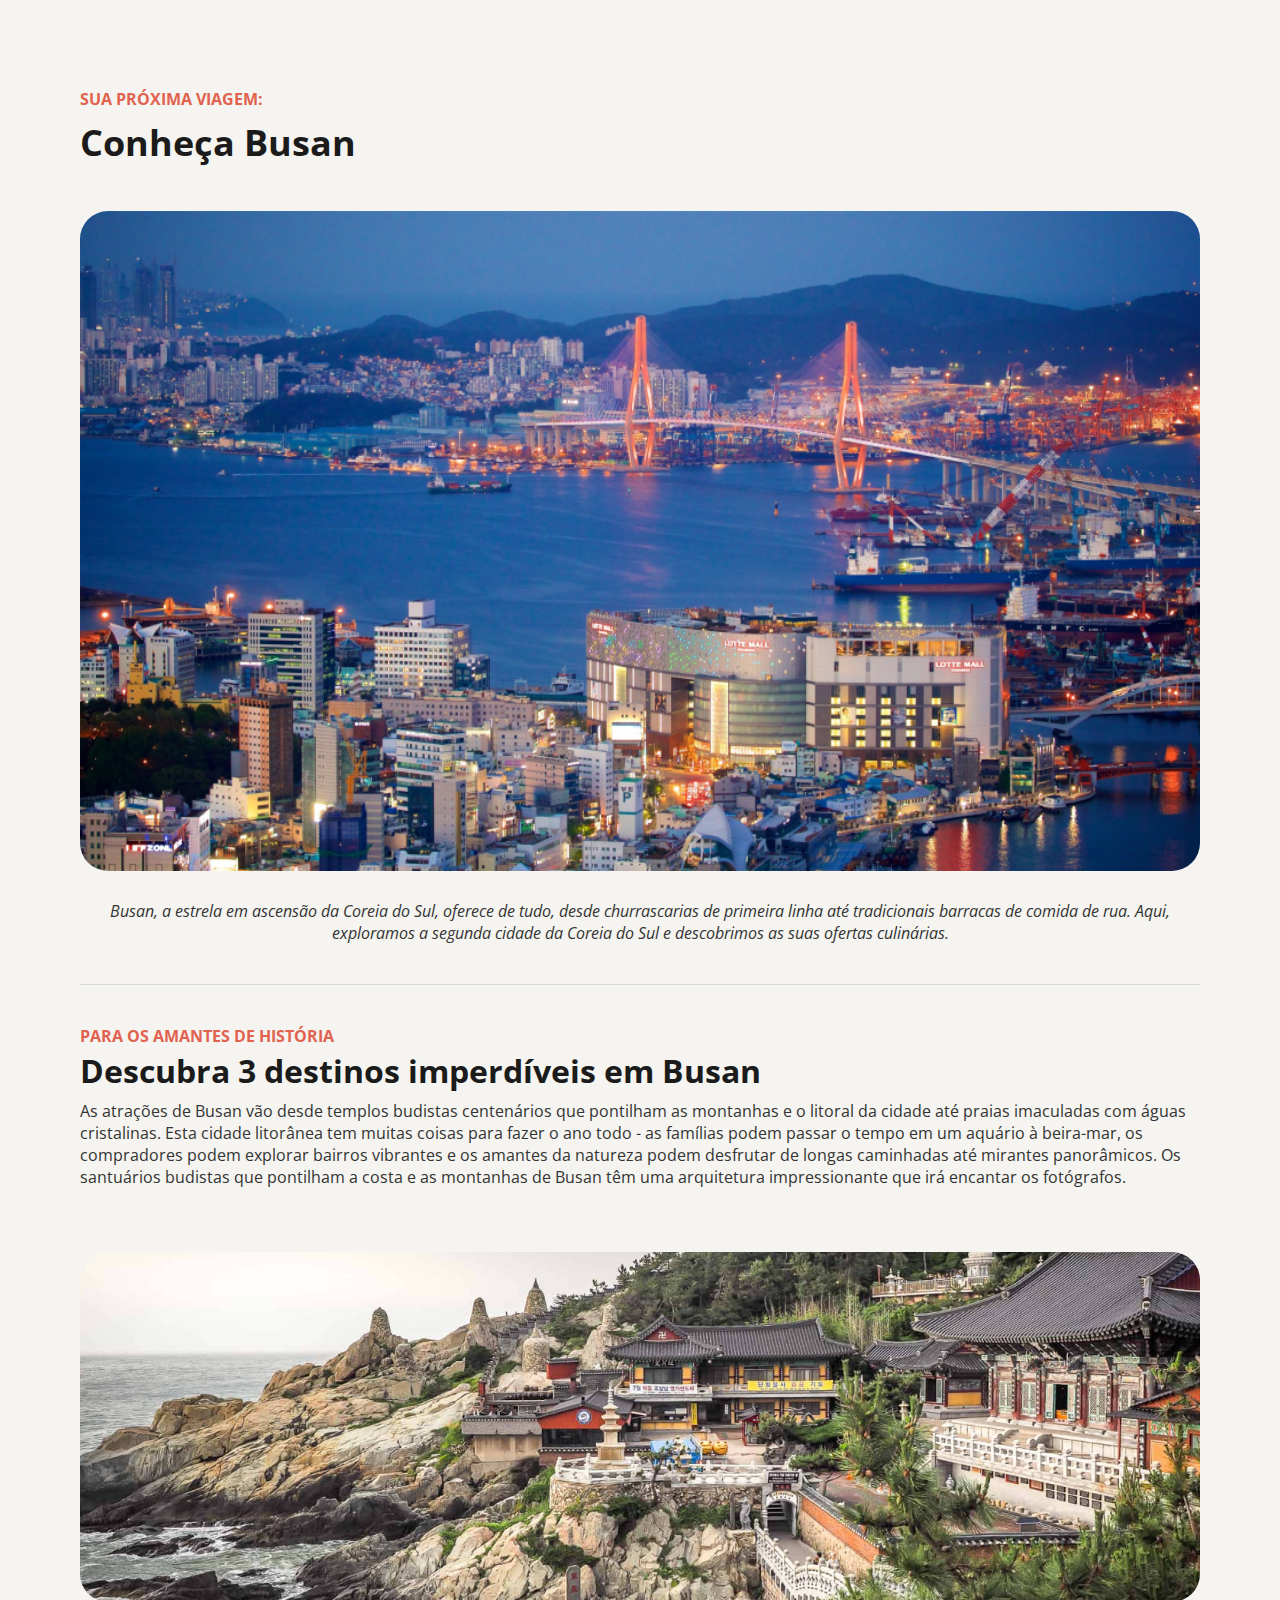
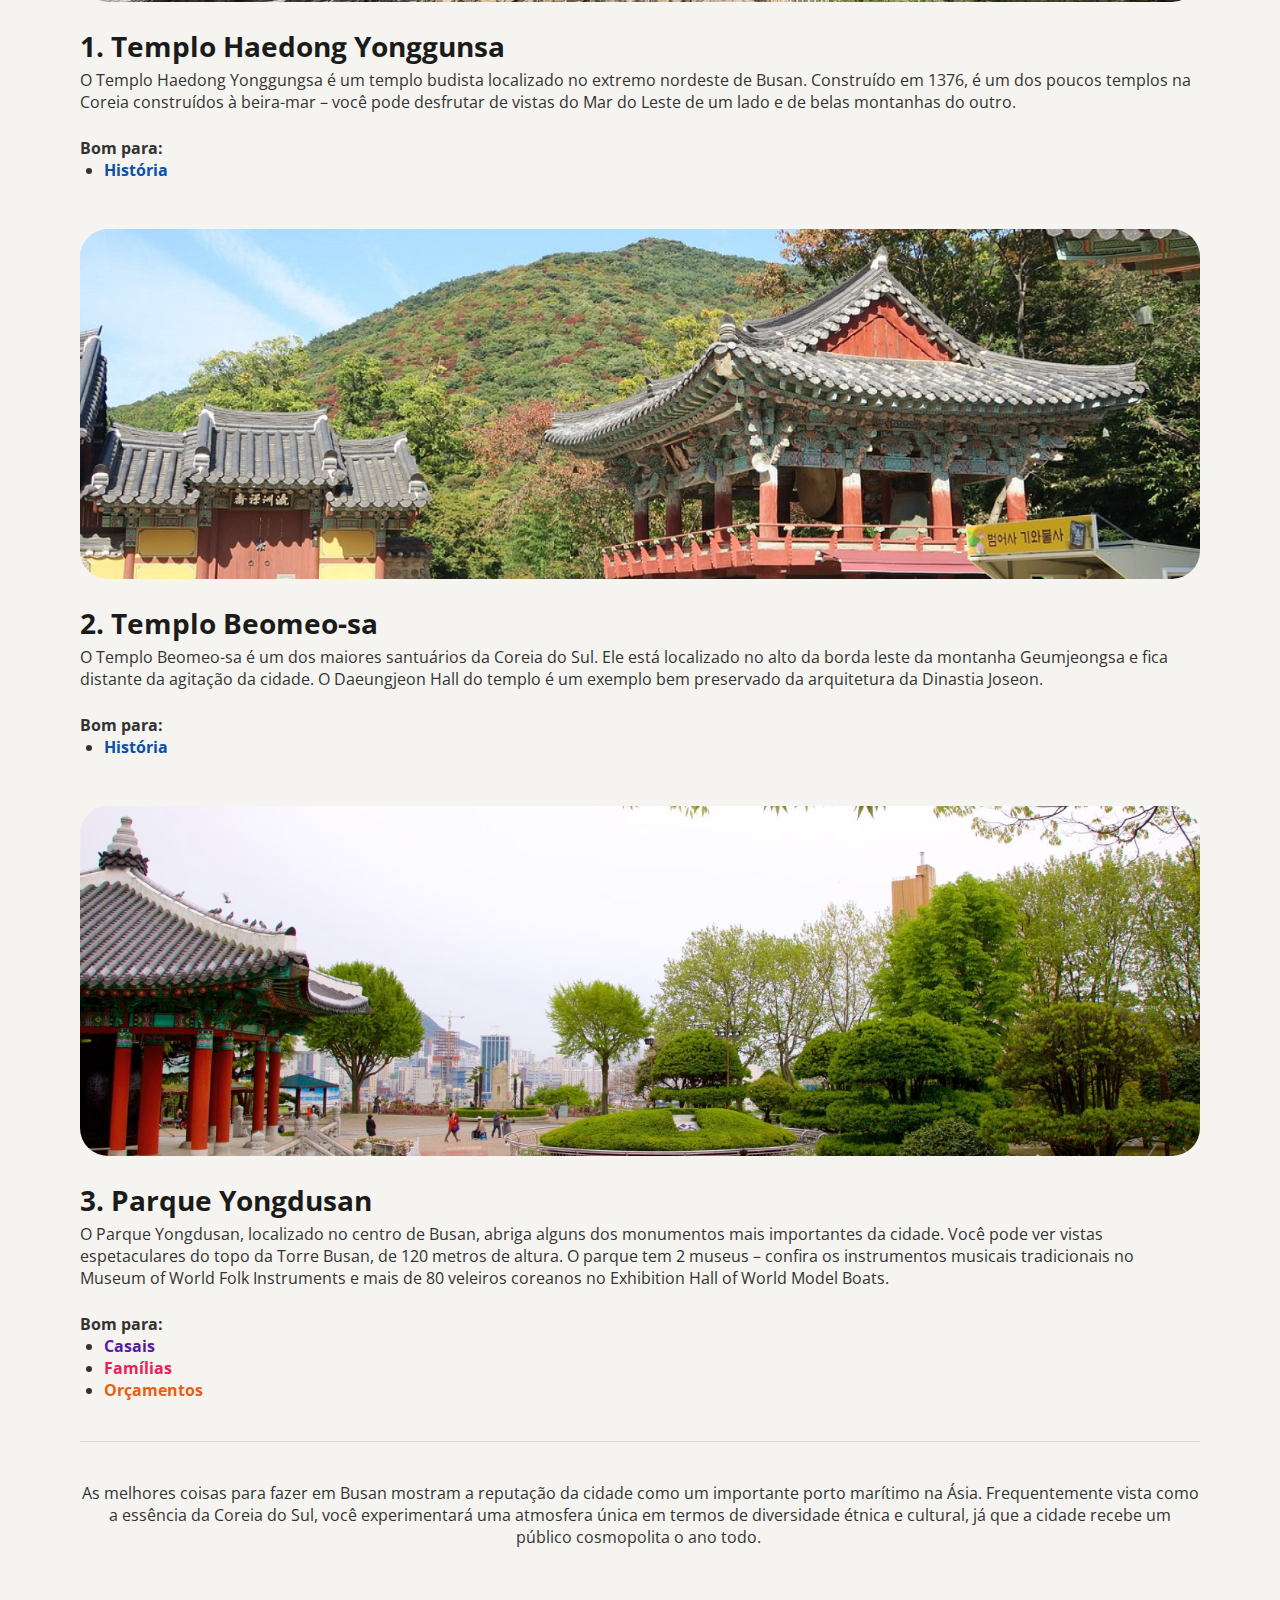
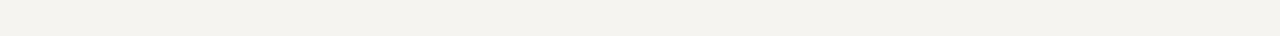
<file: index.html>
<!DOCTYPE html>
<html lang="pt-br">
<head>
    <meta charset="UTF-8">
    <meta name="viewport" content="width=device-width, initial-scale=1.0">
    <link rel="stylesheet" href="style.css">
    <link rel="preconnect" href="https://fonts.googleapis.com">
    <link rel="preconnect" href="https://fonts.gstatic.com" crossorigin>
    <link href="https://fonts.googleapis.com/css2?family=Open+Sans:ital,wght@0,300..800;1,300..800&display=swap" rel="stylesheet">
    <title>Locais turísticos</title>
</head>
<body>
    <div id="page">
        <header>
            <strong>Sua próxima viagem:</strong>
            <h1>Conheça Busan</h1>
            <img src="./imagens/Image_01.png" alt="vista panorâmica da cidade de Busan">
            <p>Busan, a estrela em ascensão da Coreia do Sul, oferece de tudo, desde churrascarias de primeira linha até tradicionais barracas de comida de rua. Aqui, exploramos a segunda cidade da Coreia do Sul e descobrimos as suas ofertas culinárias.</p>
        </header>
        <div class="divider"></div>
        <main>
            <section class="amantes-historia">
                <strong>Para os amantes de história</strong>
                <h2>Descubra 3 destinos imperdíveis em Busan</h2>
                <p>As atrações de Busan vão desde templos budistas centenários que pontilham as montanhas e o litoral da cidade até praias imaculadas com águas cristalinas. Esta cidade litorânea tem muitas coisas para fazer o ano todo - as famílias podem passar o tempo em um aquário à beira-mar, os compradores podem explorar bairros vibrantes e os amantes da natureza podem desfrutar de longas caminhadas até mirantes panorâmicos. Os santuários budistas que pontilham a costa e as montanhas de Busan têm uma arquitetura impressionante que irá encantar os fotógrafos.</p>
            </section>
            <section class="destino_1">
                <img src="./imagens/Image_02.png" alt="templo haedong Yonggunsa">
                <h3>1. Templo Haedong Yonggunsa</h3>
                <p>O Templo Haedong Yonggungsa é um templo budista localizado no extremo nordeste de Busan. Construído em 1376, é um dos poucos templos na Coreia construídos à beira-mar – você pode desfrutar de vistas do Mar do Leste de um lado e de belas montanhas do outro.</p>

                <h4>Bom para:</h4>
                <ul>
                    <li>História</li>
                </ul>
            </section>

            <section class="destino_2">
                <img src="./imagens/Image_03.png" alt="templo beomeo-sa">
                <h3>2. Templo Beomeo-sa</h3>
                <p>O Templo Beomeo-sa é um dos maiores santuários da Coreia do Sul. Ele está localizado no alto da borda leste da montanha Geumjeongsa e fica distante da agitação da cidade. O Daeungjeon Hall do templo é um exemplo bem preservado da arquitetura da Dinastia Joseon.</p>
                <h4>Bom para:</h4>
                <ul>
                    <li>História</li>
                </ul>
            </section>
            <section class="destino_3">
                <img src="./imagens/Image_04.png" alt="parque yongdusan">
                <h3>3. Parque Yongdusan</h3>
                <p>O Parque Yongdusan, localizado no centro de Busan, abriga alguns dos monumentos mais importantes da cidade. Você pode ver vistas espetaculares do topo da Torre Busan, de 120 metros de altura. O parque tem 2 museus – confira os instrumentos musicais tradicionais no Museum of World Folk Instruments e mais de 80 veleiros coreanos no Exhibition Hall of World Model Boats.</p>
                <h4>Bom para:</h4>
                <ul>
                    <li>Casais</li>
                    <li>Famílias</li>
                    <li>Orçamentos</li>
                </ul>
            </section>
        </main>
        <div class="divider"></div>
        <footer>
            <p>As melhores coisas para fazer em Busan mostram a reputação da cidade como um importante porto marítimo na Ásia. Frequentemente vista como a essência da Coreia do Sul, você experimentará uma atmosfera única em termos de diversidade étnica e cultural, já que a cidade recebe um público cosmopolita o ano todo. </p>
        </footer>
    </div>
</body>
</html>
</file>
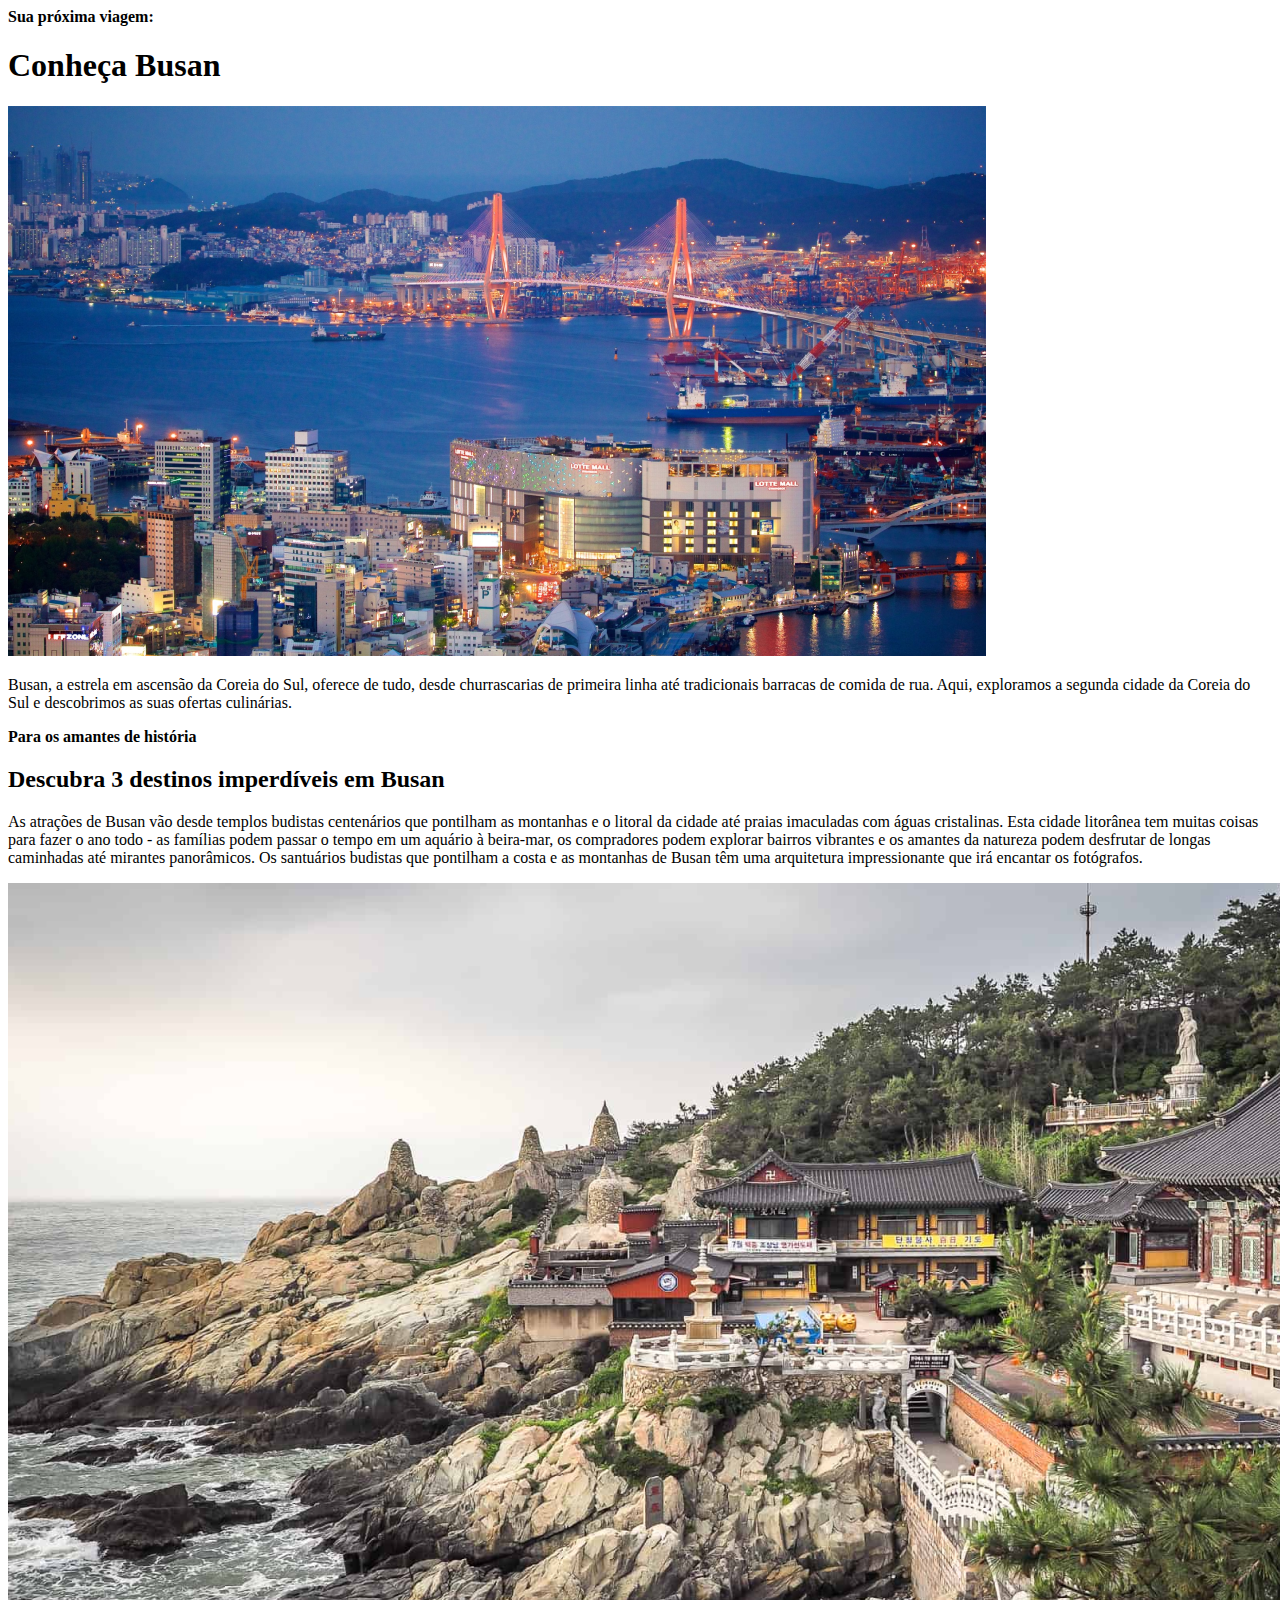
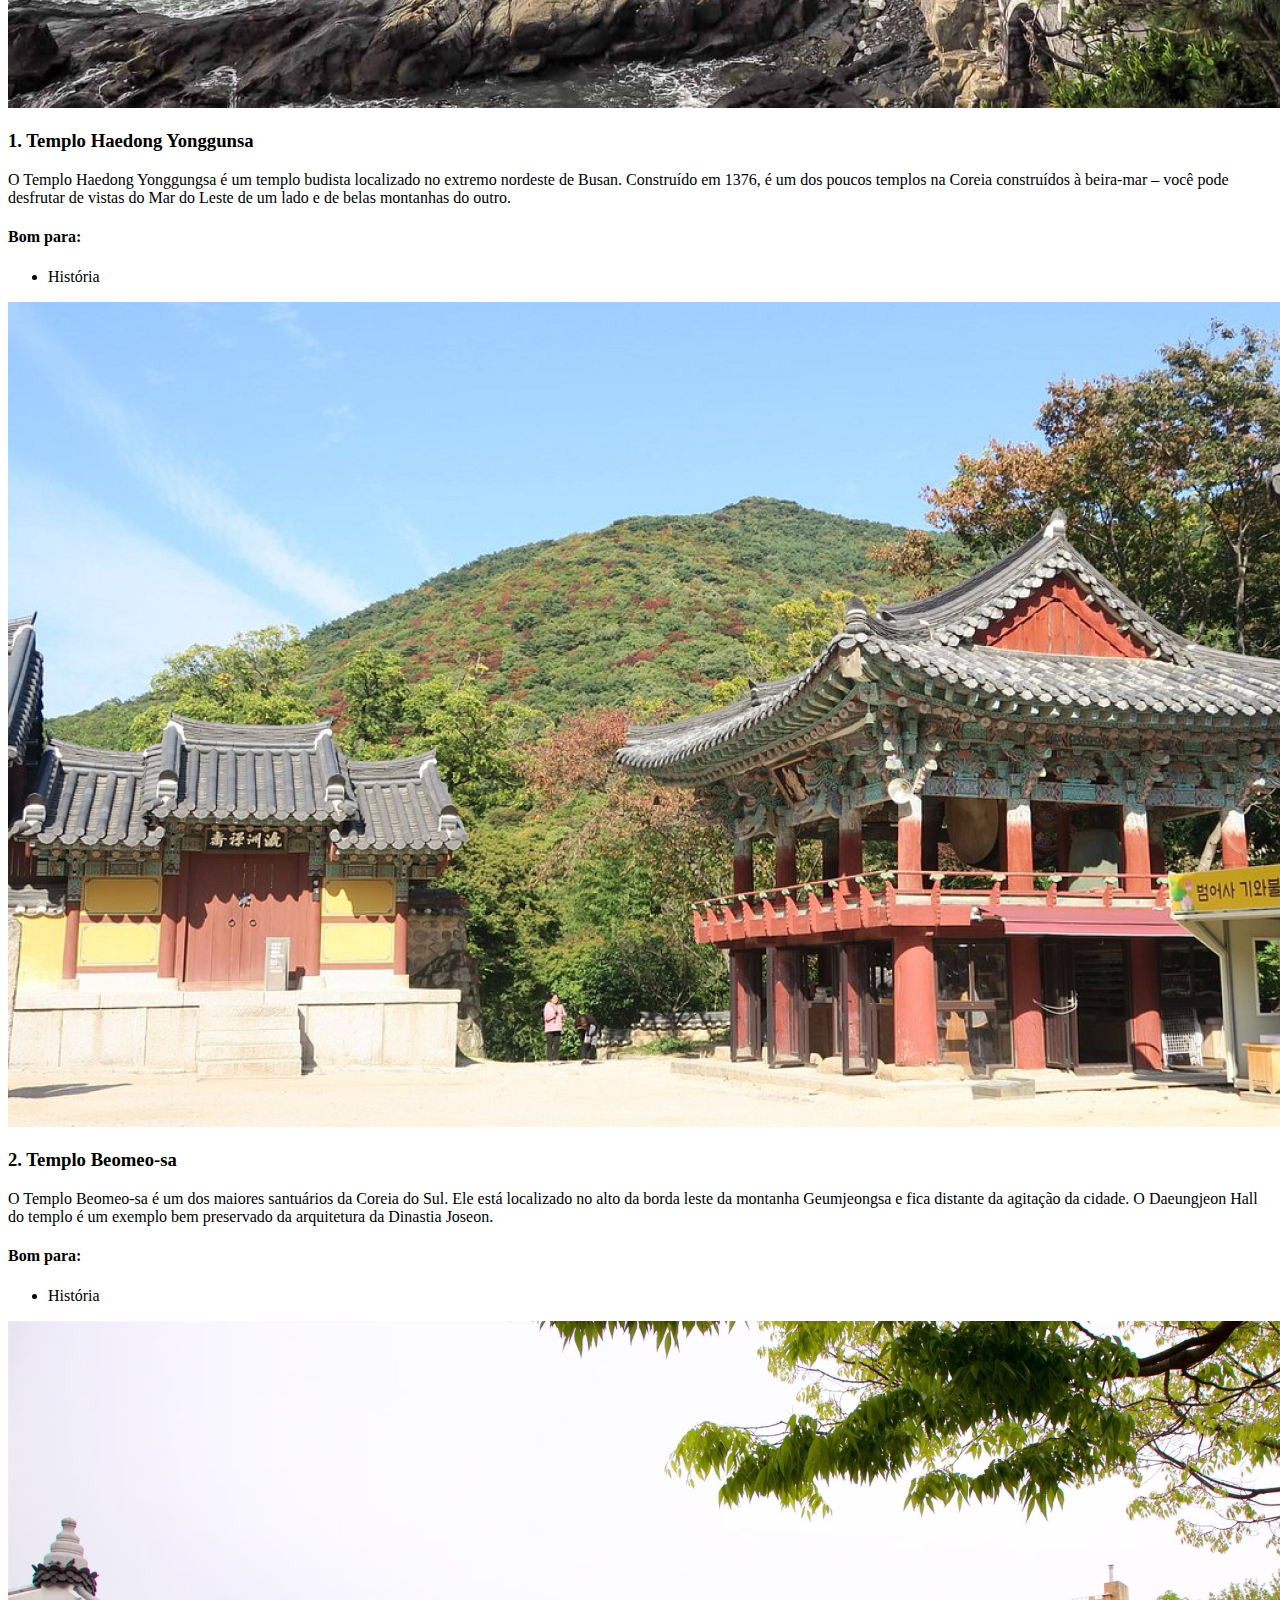
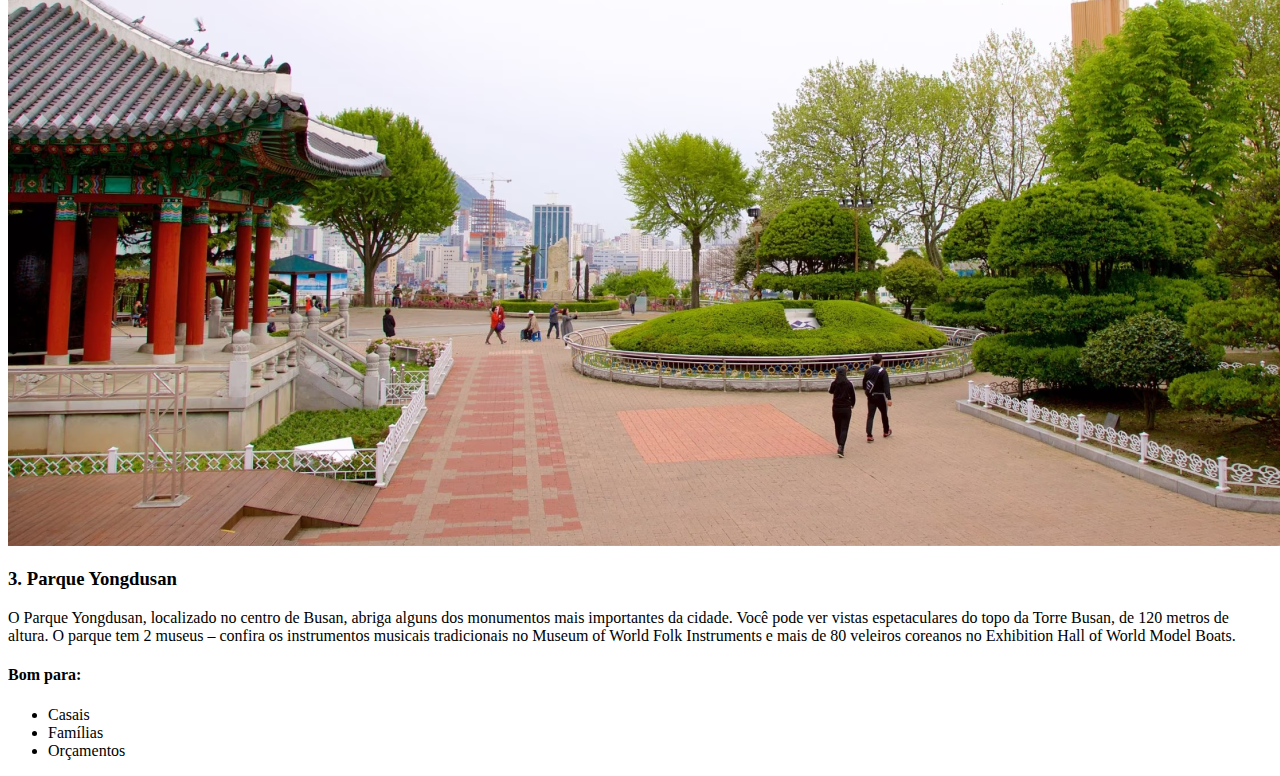
<file: imagens-20250601T005241Z-1-001/imagens/index.html>
<!DOCTYPE html>
<html lang="pt-br">
<head>
    <meta charset="UTF-8">
    <meta name="viewport" content="width=device-width, initial-scale=1.0">
    <title>Locais turísticos</title>
</head>
<body>
    <div id="page">
        <header>
            <strong>Sua próxima viagem:</strong>
            <h1>Conheça Busan</h1>
            <img src="./Image_01.png" alt="vista panorâmica da cidade de Busan">
            <p>Busan, a estrela em ascensão da Coreia do Sul, oferece de tudo, desde churrascarias de primeira linha até tradicionais barracas de comida de rua. Aqui, exploramos a segunda cidade da Coreia do Sul e descobrimos as suas ofertas culinárias.</p>
        </header>
        <div class="divider"></div>
        <main>
            <section class="amantes-historia">
                <strong>Para os amantes de história</strong>
                <h2>Descubra 3 destinos imperdíveis em Busan</h2>
                <p>As atrações de Busan vão desde templos budistas centenários que pontilham as montanhas e o litoral da cidade até praias imaculadas com águas cristalinas. Esta cidade litorânea tem muitas coisas para fazer o ano todo - as famílias podem passar o tempo em um aquário à beira-mar, os compradores podem explorar bairros vibrantes e os amantes da natureza podem desfrutar de longas caminhadas até mirantes panorâmicos. Os santuários budistas que pontilham a costa e as montanhas de Busan têm uma arquitetura impressionante que irá encantar os fotógrafos.</p>
            </section>
            <section class="destino_1">
                <img src="./Image_02.png" alt="templo haedong Yonggunsa">
                <h3>1. Templo Haedong Yonggunsa</h3>
                <p>O Templo Haedong Yonggungsa é um templo budista localizado no extremo nordeste de Busan. Construído em 1376, é um dos poucos templos na Coreia construídos à beira-mar – você pode desfrutar de vistas do Mar do Leste de um lado e de belas montanhas do outro.</p>

                <h4>Bom para:</h4>
                <ul>
                    <li>História</li>
                </ul>
            </section>

            <section class="destino_2">
                <img src="./Image_03.png" alt="templo beomeo-sa">
                <h3>2. Templo Beomeo-sa</h3>
                <p>O Templo Beomeo-sa é um dos maiores santuários da Coreia do Sul. Ele está localizado no alto da borda leste da montanha Geumjeongsa e fica distante da agitação da cidade. O Daeungjeon Hall do templo é um exemplo bem preservado da arquitetura da Dinastia Joseon.</p>
                <h4>Bom para:</h4>
                <ul>
                    <li>História</li>
                </ul>
            </section>
            <section class="destino_3">
                <img src="./Image_04.png" alt="parque yongdusan">
                <h3>3. Parque Yongdusan</h3>
                <p>O Parque Yongdusan, localizado no centro de Busan, abriga alguns dos monumentos mais importantes da cidade. Você pode ver vistas espetaculares do topo da Torre Busan, de 120 metros de altura. O parque tem 2 museus – confira os instrumentos musicais tradicionais no Museum of World Folk Instruments e mais de 80 veleiros coreanos no Exhibition Hall of World Model Boats.</p>
                <h4>Bom para:</h4>
                <ul>
                    <li>Casais</li>
                    <li>Famílias</li>
                    <li>Orçamentos</li>
                </ul>
            </section>
        </main>
    </div>
</body>
</html>
</file>
<file: style.css>
@import "./styles/global.css";
@import "./styles/root.css";
@import "./styles/page.css";
</file>
